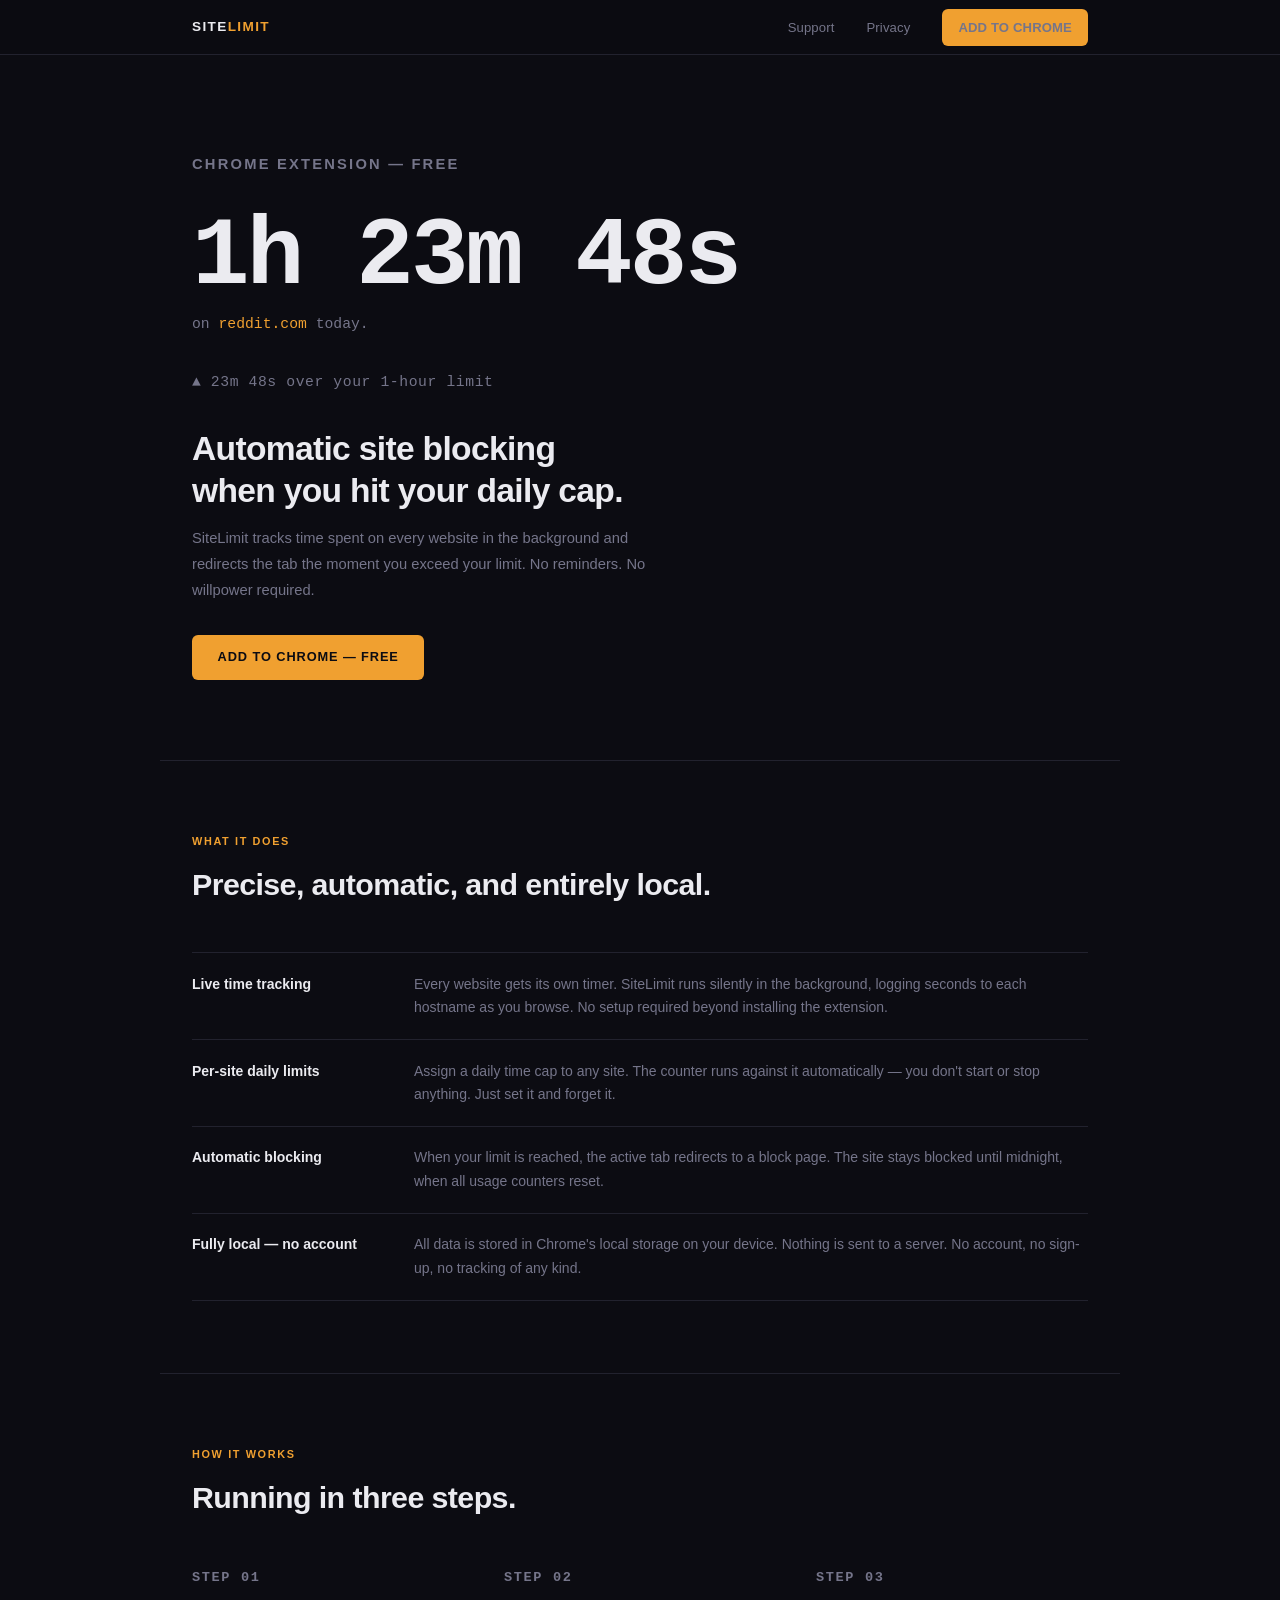
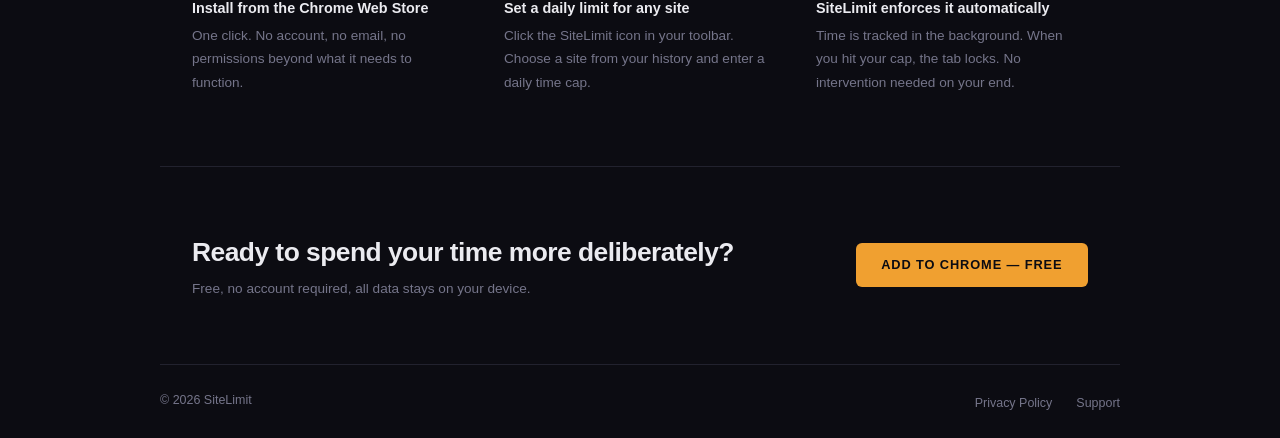
<file: index.html>
<!DOCTYPE html>
<html lang="en">
<head>
  <!-- Google tag (gtag.js) -->
  <script async src="https://www.googletagmanager.com/gtag/js?id=G-HWSR8ZWYNJ"></script>
  <script>
    window.dataLayer = window.dataLayer || [];
    function gtag(){dataLayer.push(arguments);}
    gtag('js', new Date());

    gtag('config', 'G-HWSR8ZWYNJ');
  </script>

  <meta charset="UTF-8">
  <meta name="viewport" content="width=device-width, initial-scale=1.0">
  <title>SiteLimit — Block distracting sites when you hit your daily limit</title>
  <meta name="description" content="SiteLimit tracks time spent on every website and automatically blocks the tab when you hit your daily cap. Free Chrome extension, no account required.">
  <link rel="canonical" href="https://sitelimit.io/">
  <link rel="icon" type="image/svg+xml" href="favicon.svg">
  <meta name="theme-color" content="#0c0c12">

  <meta property="og:type" content="website">
  <meta property="og:url" content="https://sitelimit.io/">
  <meta property="og:title" content="SiteLimit — Block distracting sites when you hit your daily limit">
  <meta property="og:description" content="SiteLimit tracks time spent on every website and automatically blocks the tab when you hit your daily cap. Free Chrome extension, no account required.">
  <meta property="og:image" content="https://sitelimit.io/og-image.png">
  <meta name="twitter:card" content="summary_large_image">
  <meta name="twitter:title" content="SiteLimit — Block distracting sites when you hit your daily limit">
  <meta name="twitter:description" content="SiteLimit tracks time spent on every website and automatically blocks the tab when you hit your daily cap. Free Chrome extension, no account required.">
  <meta name="twitter:image" content="https://sitelimit.io/og-image.png">

  <link rel="stylesheet" href="style.css">
  <script type="application/ld+json">
  {
    "@context": "https://schema.org",
    "@type": "SoftwareApplication",
    "name": "SiteLimit",
    "url": "https://sitelimit.io/",
    "applicationCategory": "BrowserApplication",
    "operatingSystem": "Chrome",
    "description": "SiteLimit tracks time spent on every website and automatically blocks the tab when you hit your daily cap.",
    "offers": {
      "@type": "Offer",
      "price": "0",
      "priceCurrency": "USD"
    }
  }
  </script>
</head>
<body>

<nav class="nav">
  <div class="nav-inner">
    <a href="index.html" class="logo">Site<em>Limit</em></a>
    <ul class="nav-links">
      <li><a href="support.html">Support</a></li>
      <li><a href="privacy.html">Privacy</a></li>
      <li>
        <a href="https://chromewebstore.google.com/detail/sitelimit/ddlhhhgihcceajdeeencdefdfmojmhie"
           class="btn" target="_blank" rel="noopener">Add to Chrome</a>
      </li>
    </ul>
  </div>
</nav>

<!-- HERO -->
<div class="hero">
  <p class="eyebrow">Chrome Extension &mdash; Free</p>

  <div id="counter" class="hero-counter">1h 24m 03s</div>
  <p class="hero-site">on <strong>reddit.com</strong> today.</p>
  <p class="hero-limit">&#x25B2; 24m over your 1-hour limit</p>

  <h1>Automatic site blocking when you hit your daily cap.</h1>
  <p>SiteLimit tracks time spent on every website in the background and redirects the tab the moment you exceed your limit. No reminders. No willpower required.</p>

  <a href="https://chromewebstore.google.com/detail/sitelimit/ddlhhhgihcceajdeeencdefdfmojmhie"
     class="btn btn-lg" target="_blank" rel="noopener">Add to Chrome &mdash; Free</a>
</div>

<!-- FEATURES -->
<div class="section">
  <p class="section-label">What it does</p>
  <h2>Precise, automatic, and entirely local.</h2>

  <div class="spec-row">
    <div class="spec-label">Live time tracking</div>
    <div class="spec-desc">Every website gets its own timer. SiteLimit runs silently in the background, logging seconds to each hostname as you browse. No setup required beyond installing the extension.</div>
  </div>
  <div class="spec-row">
    <div class="spec-label">Per-site daily limits</div>
    <div class="spec-desc">Assign a daily time cap to any site. The counter runs against it automatically — you don't start or stop anything. Just set it and forget it.</div>
  </div>
  <div class="spec-row">
    <div class="spec-label">Automatic blocking</div>
    <div class="spec-desc">When your limit is reached, the active tab redirects to a block page. The site stays blocked until midnight, when all usage counters reset.</div>
  </div>
  <div class="spec-row">
    <div class="spec-label">Fully local &mdash; no account</div>
    <div class="spec-desc">All data is stored in Chrome's local storage on your device. Nothing is sent to a server. No account, no sign-up, no tracking of any kind.</div>
  </div>
</div>

<!-- HOW IT WORKS -->
<div class="section">
  <p class="section-label">How it works</p>
  <h2>Running in three steps.</h2>

  <div class="steps">
    <div class="step-item">
      <p class="step-n">STEP 01</p>
      <h3>Install from the Chrome Web Store</h3>
      <p>One click. No account, no email, no permissions beyond what it needs to function.</p>
    </div>
    <div class="step-item">
      <p class="step-n">STEP 02</p>
      <h3>Set a daily limit for any site</h3>
      <p>Click the SiteLimit icon in your toolbar. Choose a site from your history and enter a daily time cap.</p>
    </div>
    <div class="step-item">
      <p class="step-n">STEP 03</p>
      <h3>SiteLimit enforces it automatically</h3>
      <p>Time is tracked in the background. When you hit your cap, the tab locks. No intervention needed on your end.</p>
    </div>
  </div>
</div>

<!-- CTA -->
<div class="cta-strip">
  <div>
    <h2>Ready to spend your time more deliberately?</h2>
    <p>Free, no account required, all data stays on your device.</p>
  </div>
  <a href="https://chromewebstore.google.com/detail/sitelimit/ddlhhhgihcceajdeeencdefdfmojmhie"
     class="btn btn-lg" target="_blank" rel="noopener">Add to Chrome &mdash; Free</a>
</div>

<footer>
  <div class="footer-inner">
    <p>&copy; 2026 SiteLimit</p>
    <ul class="footer-links">
      <li><a href="privacy.html">Privacy Policy</a></li>
      <li><a href="support.html">Support</a></li>
    </ul>
  </div>
</footer>

<script>
  // Hero counter — starts at 1h 23m 47s (past a hypothetical 1-hour limit)
  // and counts up in real time, making the extension's value proposition visceral.
  let elapsed = 5027;
  function fmt(n) {
    const h = Math.floor(n / 3600);
    const m = Math.floor((n % 3600) / 60);
    const s = n % 60;
    return h + 'h ' + String(m).padStart(2, '0') + 'm ' + String(s).padStart(2, '0') + 's';
  }
  const el = document.getElementById('counter');
  el.textContent = fmt(elapsed);
  setInterval(function () {
    elapsed++;
    el.textContent = fmt(elapsed);
    const over = elapsed - 3600;
    const limitLine = document.querySelector('.hero-limit');
    if (over > 0) {
      const om = Math.floor(over / 60);
      const os = over % 60;
      limitLine.textContent = '▲ ' + (om > 0 ? om + 'm ' : '') + os + 's over your 1-hour limit';
    }
  }, 1000);
</script>

</body>
</html>
</file>
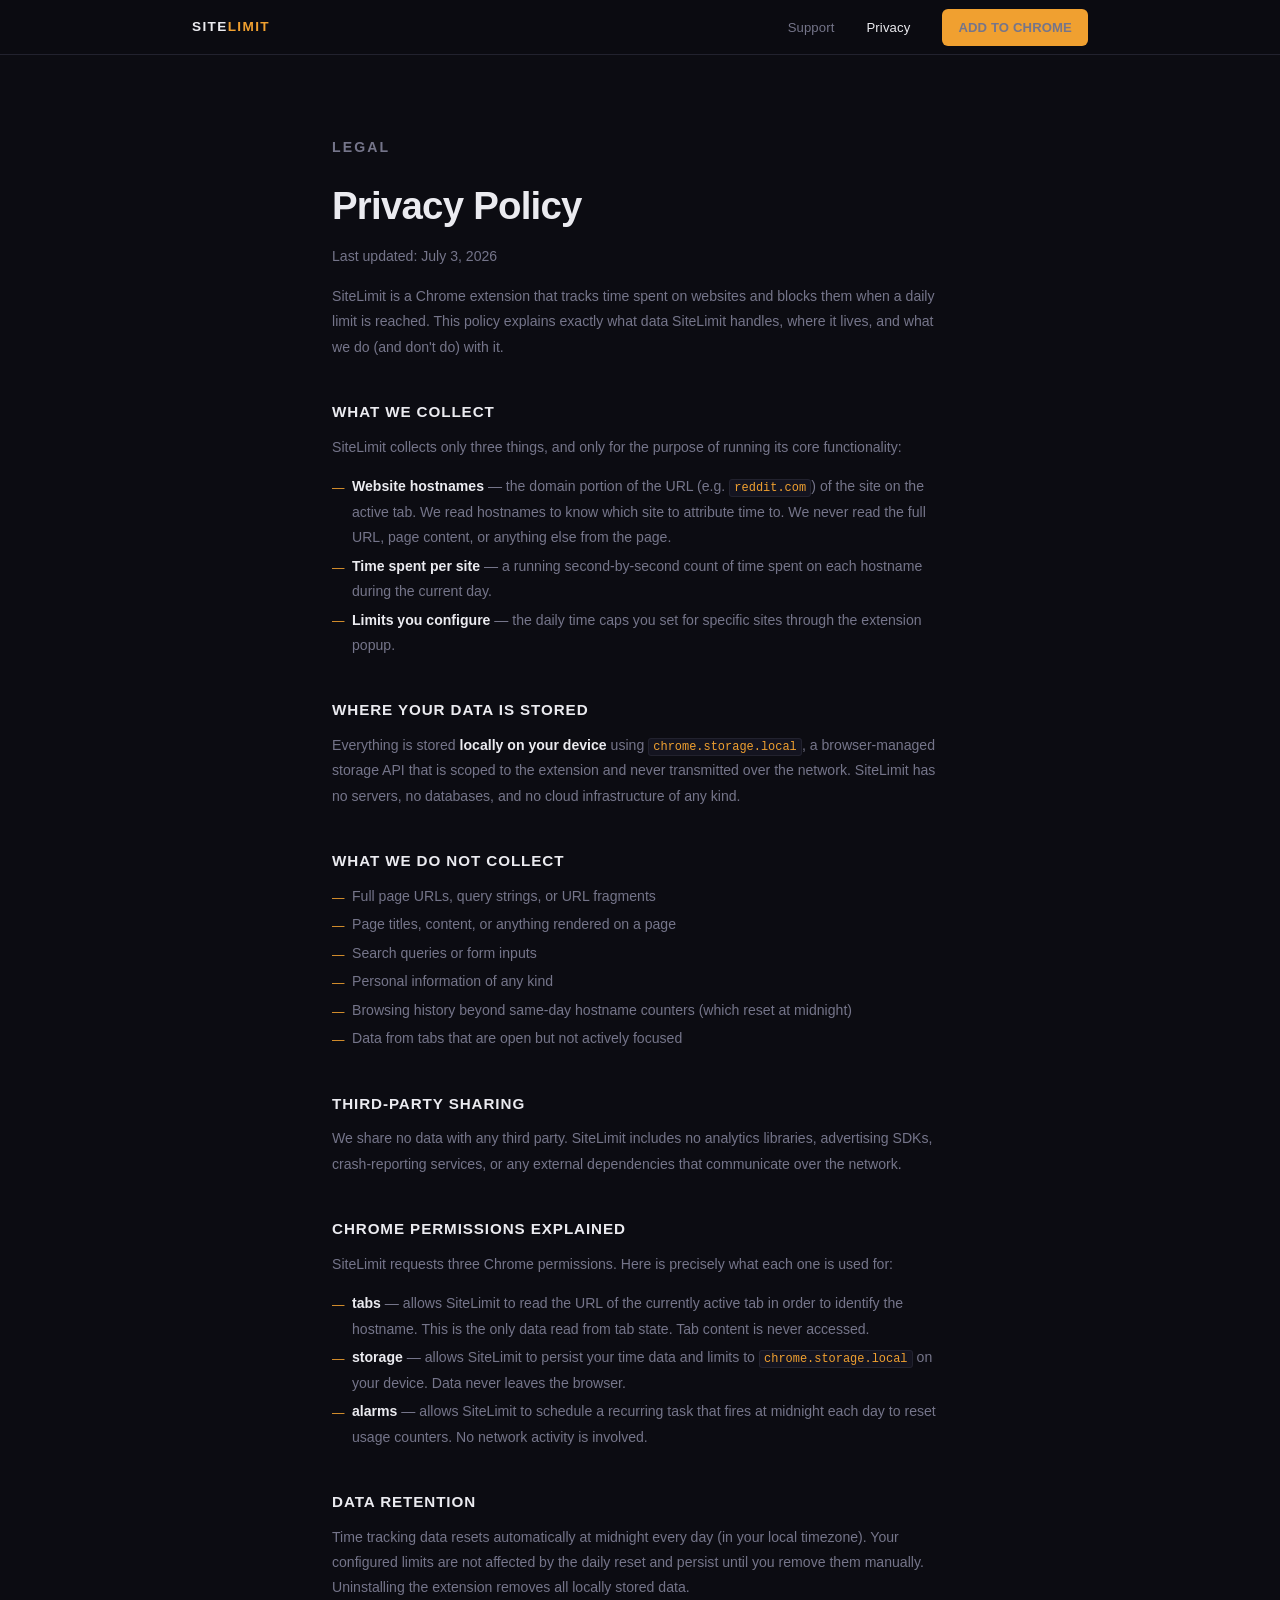
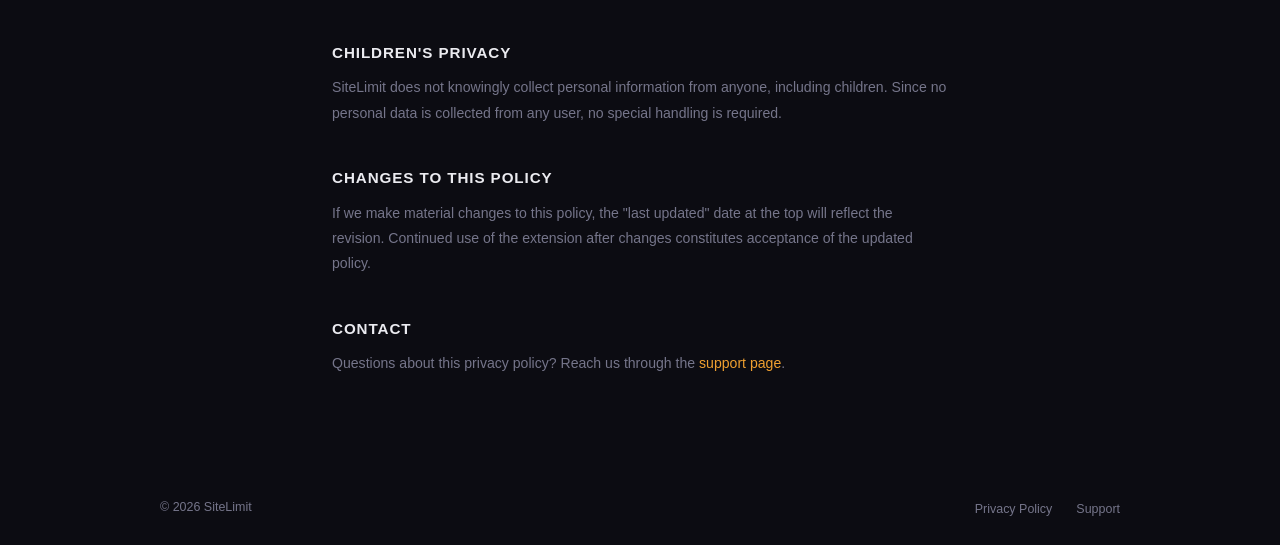
<file: privacy.html>
<!DOCTYPE html>
<html lang="en">
<head>
  <!-- Google tag (gtag.js) -->
  <script async src="https://www.googletagmanager.com/gtag/js?id=G-HWSR8ZWYNJ"></script>
  <script>
    window.dataLayer = window.dataLayer || [];
    function gtag(){dataLayer.push(arguments);}
    gtag('js', new Date());

    gtag('config', 'G-HWSR8ZWYNJ');
  </script>

  <meta charset="UTF-8">
  <meta name="viewport" content="width=device-width, initial-scale=1.0">
  <title>Privacy Policy — SiteLimit</title>
  <meta name="description" content="SiteLimit's privacy policy. All data stays on your device — no servers, no accounts, no third parties.">
  <link rel="canonical" href="https://sitelimit.io/privacy.html">
  <link rel="icon" type="image/svg+xml" href="favicon.svg">
  <meta name="theme-color" content="#0c0c12">

  <meta property="og:type" content="website">
  <meta property="og:url" content="https://sitelimit.io/privacy.html">
  <meta property="og:title" content="Privacy Policy — SiteLimit">
  <meta property="og:description" content="SiteLimit's privacy policy. All data stays on your device — no servers, no accounts, no third parties.">
  <meta property="og:image" content="https://sitelimit.io/og-image.png">
  <meta name="twitter:card" content="summary_large_image">
  <meta name="twitter:title" content="Privacy Policy — SiteLimit">
  <meta name="twitter:description" content="SiteLimit's privacy policy. All data stays on your device — no servers, no accounts, no third parties.">
  <meta name="twitter:image" content="https://sitelimit.io/og-image.png">

  <link rel="stylesheet" href="style.css">
</head>
<body>

<nav class="nav">
  <div class="nav-inner">
    <a href="index.html" class="logo">Site<em>Limit</em></a>
    <ul class="nav-links">
      <li><a href="support.html">Support</a></li>
      <li><a href="privacy.html" aria-current="true">Privacy</a></li>
      <li>
        <a href="https://chromewebstore.google.com/detail/sitelimit/ddlhhhgihcceajdeeencdefdfmojmhie"
           class="btn" target="_blank" rel="noopener">Add to Chrome</a>
      </li>
    </ul>
  </div>
</nav>

<div class="prose-wrap">
  <p class="section-label">Legal</p>
  <h1>Privacy Policy</h1>
  <p class="prose-date">Last updated: July 3, 2026</p>

  <p>SiteLimit is a Chrome extension that tracks time spent on websites and blocks them when a daily limit is reached. This policy explains exactly what data SiteLimit handles, where it lives, and what we do (and don't do) with it.</p>

  <h2>What we collect</h2>
  <p>SiteLimit collects only three things, and only for the purpose of running its core functionality:</p>
  <ul>
    <li><strong>Website hostnames</strong> &mdash; the domain portion of the URL (e.g. <code>reddit.com</code>) of the site on the active tab. We read hostnames to know which site to attribute time to. We never read the full URL, page content, or anything else from the page.</li>
    <li><strong>Time spent per site</strong> &mdash; a running second-by-second count of time spent on each hostname during the current day.</li>
    <li><strong>Limits you configure</strong> &mdash; the daily time caps you set for specific sites through the extension popup.</li>
  </ul>

  <h2>Where your data is stored</h2>
  <p>Everything is stored <strong>locally on your device</strong> using <code>chrome.storage.local</code>, a browser-managed storage API that is scoped to the extension and never transmitted over the network. SiteLimit has no servers, no databases, and no cloud infrastructure of any kind.</p>

  <h2>What we do not collect</h2>
  <ul>
    <li>Full page URLs, query strings, or URL fragments</li>
    <li>Page titles, content, or anything rendered on a page</li>
    <li>Search queries or form inputs</li>
    <li>Personal information of any kind</li>
    <li>Browsing history beyond same-day hostname counters (which reset at midnight)</li>
    <li>Data from tabs that are open but not actively focused</li>
  </ul>

  <h2>Third-party sharing</h2>
  <p>We share no data with any third party. SiteLimit includes no analytics libraries, advertising SDKs, crash-reporting services, or any external dependencies that communicate over the network.</p>

  <h2>Chrome permissions explained</h2>
  <p>SiteLimit requests three Chrome permissions. Here is precisely what each one is used for:</p>
  <ul>
    <li><strong>tabs</strong> &mdash; allows SiteLimit to read the URL of the currently active tab in order to identify the hostname. This is the only data read from tab state. Tab content is never accessed.</li>
    <li><strong>storage</strong> &mdash; allows SiteLimit to persist your time data and limits to <code>chrome.storage.local</code> on your device. Data never leaves the browser.</li>
    <li><strong>alarms</strong> &mdash; allows SiteLimit to schedule a recurring task that fires at midnight each day to reset usage counters. No network activity is involved.</li>
  </ul>

  <h2>Data retention</h2>
  <p>Time tracking data resets automatically at midnight every day (in your local timezone). Your configured limits are not affected by the daily reset and persist until you remove them manually. Uninstalling the extension removes all locally stored data.</p>

  <h2>Children's privacy</h2>
  <p>SiteLimit does not knowingly collect personal information from anyone, including children. Since no personal data is collected from any user, no special handling is required.</p>

  <h2>Changes to this policy</h2>
  <p>If we make material changes to this policy, the "last updated" date at the top will reflect the revision. Continued use of the extension after changes constitutes acceptance of the updated policy.</p>

  <h2>Contact</h2>
  <p>Questions about this privacy policy? Reach us through the <a href="support.html">support page</a>.</p>
</div>

<footer>
  <div class="footer-inner">
    <p>&copy; 2026 SiteLimit</p>
    <ul class="footer-links">
      <li><a href="privacy.html">Privacy Policy</a></li>
      <li><a href="support.html">Support</a></li>
    </ul>
  </div>
</footer>

</body>
</html>
</file>
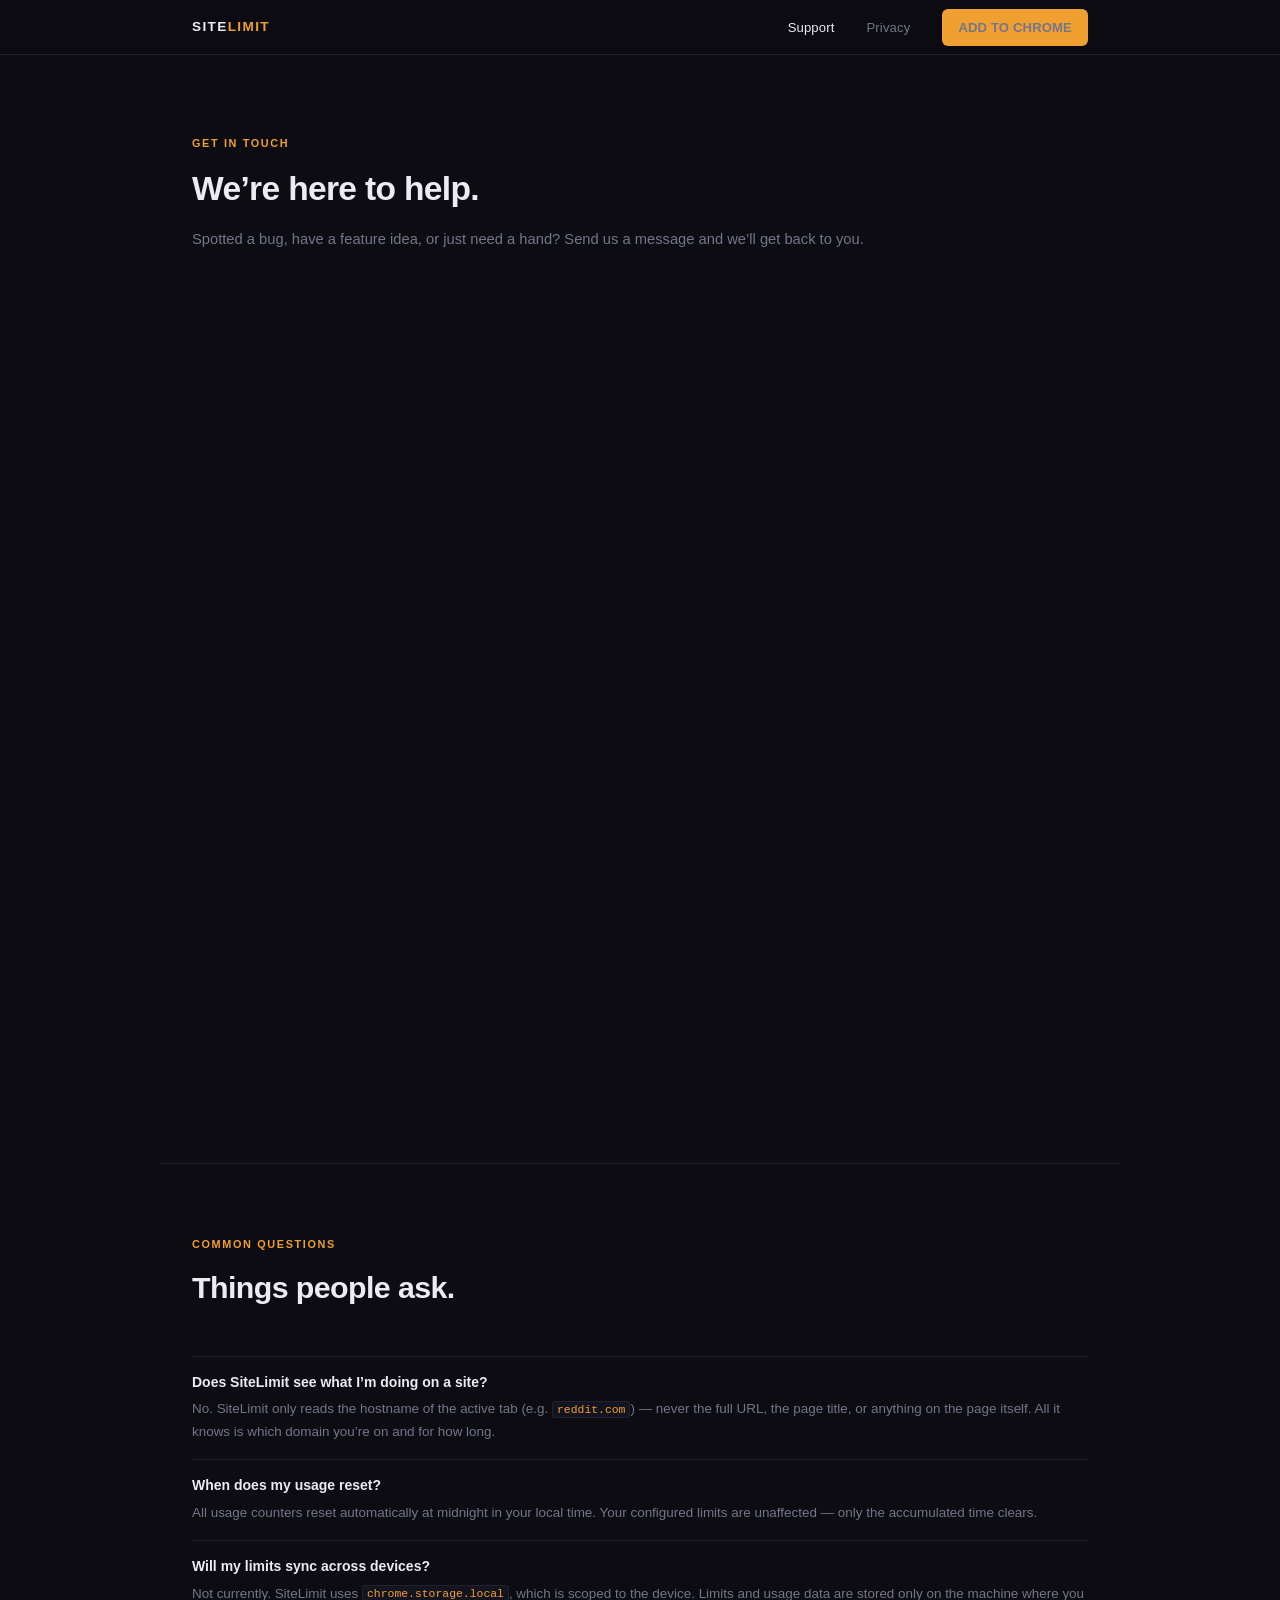
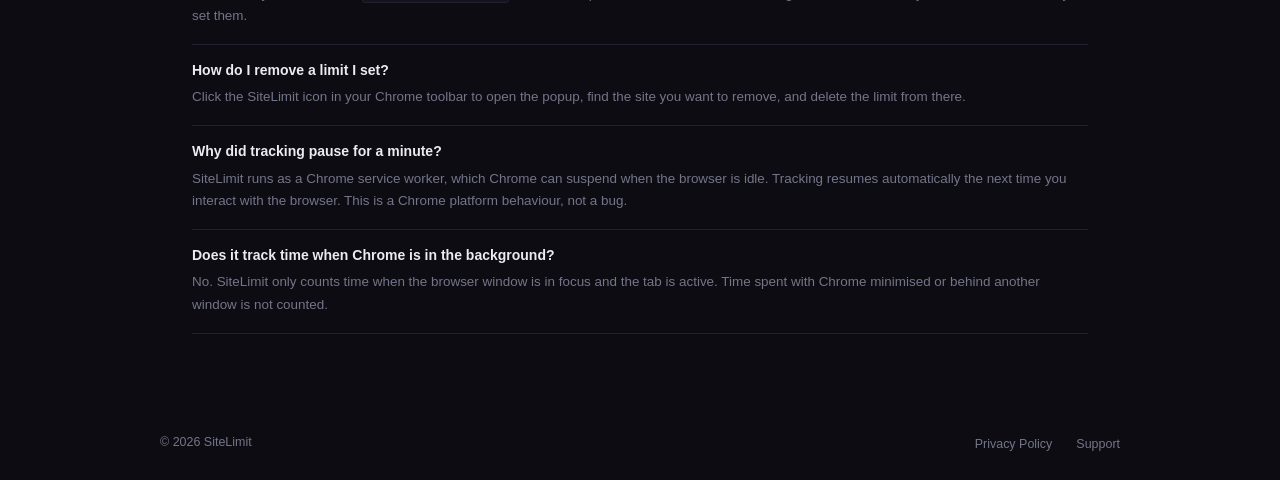
<file: support.html>
<!DOCTYPE html>
<html lang="en">
<head>
  <!-- Google tag (gtag.js) -->
  <script async src="https://www.googletagmanager.com/gtag/js?id=G-HWSR8ZWYNJ"></script>
  <script>
    window.dataLayer = window.dataLayer || [];
    function gtag(){dataLayer.push(arguments);}
    gtag('js', new Date());

    gtag('config', 'G-HWSR8ZWYNJ');
  </script>

  <meta charset="UTF-8">
  <meta name="viewport" content="width=device-width, initial-scale=1.0">
  <title>Support — SiteLimit</title>
  <meta name="description" content="Get help with SiteLimit. Report a bug, request a feature, or ask a question.">
  <link rel="canonical" href="https://sitelimit.io/support.html">
  <link rel="icon" type="image/svg+xml" href="favicon.svg">
  <meta name="theme-color" content="#0c0c12">

  <meta property="og:type" content="website">
  <meta property="og:url" content="https://sitelimit.io/support.html">
  <meta property="og:title" content="Support — SiteLimit">
  <meta property="og:description" content="Get help with SiteLimit. Report a bug, request a feature, or ask a question.">
  <meta property="og:image" content="https://sitelimit.io/og-image.png">
  <meta name="twitter:card" content="summary_large_image">
  <meta name="twitter:title" content="Support — SiteLimit">
  <meta name="twitter:description" content="Get help with SiteLimit. Report a bug, request a feature, or ask a question.">
  <meta name="twitter:image" content="https://sitelimit.io/og-image.png">

  <link rel="stylesheet" href="style.css">
</head>
<body>

<nav class="nav">
  <div class="nav-inner">
    <a href="index.html" class="logo">Site<em>Limit</em></a>
    <ul class="nav-links">
      <li><a href="support.html" aria-current="true">Support</a></li>
      <li><a href="privacy.html">Privacy</a></li>
      <li>
        <a href="https://chromewebstore.google.com/detail/sitelimit/ddlhhhgihcceajdeeencdefdfmojmhie"
           class="btn" target="_blank" rel="noopener">Add to Chrome</a>
      </li>
    </ul>
  </div>
</nav>

<!-- CONTACT FORM -->
<div class="section" style="border-top: none; padding-top: 5rem;">
  <p class="section-label">Get in touch</p>
  <h1 style="font-size: clamp(1.5rem, 3.5vw, 2.1rem); font-weight: 700; letter-spacing: -0.02em; margin-bottom: 0.75rem;">We&rsquo;re here to help.</h1>
  <p style="color: var(--dim); font-size: 0.92rem; margin-bottom: 2rem;">Spotted a bug, have a feature idea, or just need a hand? Send us a message and we&rsquo;ll get back to you.</p>

  <iframe src="https://docs.google.com/forms/d/e/1FAIpQLSdHcsly63kH9ZNKIAb9KY1fKXUj-_w_91SGssdz65ei0eRauw/viewform?embedded=true"
          width="100%" height="800" frameborder="0" marginheight="0" marginwidth="0" loading="lazy"
          style="border:none;">Loading&hellip;</iframe>
</div>

<!-- FAQ -->
<div class="section">
  <p class="section-label">Common questions</p>
  <h2>Things people ask.</h2>

  <div class="faq-item">
    <h3>Does SiteLimit see what I&rsquo;m doing on a site?</h3>
    <p>No. SiteLimit only reads the hostname of the active tab (e.g. <code>reddit.com</code>) — never the full URL, the page title, or anything on the page itself. All it knows is which domain you&rsquo;re on and for how long.</p>
  </div>

  <div class="faq-item">
    <h3>When does my usage reset?</h3>
    <p>All usage counters reset automatically at midnight in your local time. Your configured limits are unaffected — only the accumulated time clears.</p>
  </div>

  <div class="faq-item">
    <h3>Will my limits sync across devices?</h3>
    <p>Not currently. SiteLimit uses <code>chrome.storage.local</code>, which is scoped to the device. Limits and usage data are stored only on the machine where you set them.</p>
  </div>

  <div class="faq-item">
    <h3>How do I remove a limit I set?</h3>
    <p>Click the SiteLimit icon in your Chrome toolbar to open the popup, find the site you want to remove, and delete the limit from there.</p>
  </div>

  <div class="faq-item">
    <h3>Why did tracking pause for a minute?</h3>
    <p>SiteLimit runs as a Chrome service worker, which Chrome can suspend when the browser is idle. Tracking resumes automatically the next time you interact with the browser. This is a Chrome platform behaviour, not a bug.</p>
  </div>

  <div class="faq-item">
    <h3>Does it track time when Chrome is in the background?</h3>
    <p>No. SiteLimit only counts time when the browser window is in focus and the tab is active. Time spent with Chrome minimised or behind another window is not counted.</p>
  </div>
</div>

<footer>
  <div class="footer-inner">
    <p>&copy; 2026 SiteLimit</p>
    <ul class="footer-links">
      <li><a href="privacy.html">Privacy Policy</a></li>
      <li><a href="support.html">Support</a></li>
    </ul>
  </div>
</footer>


</body>
</html>
</file>
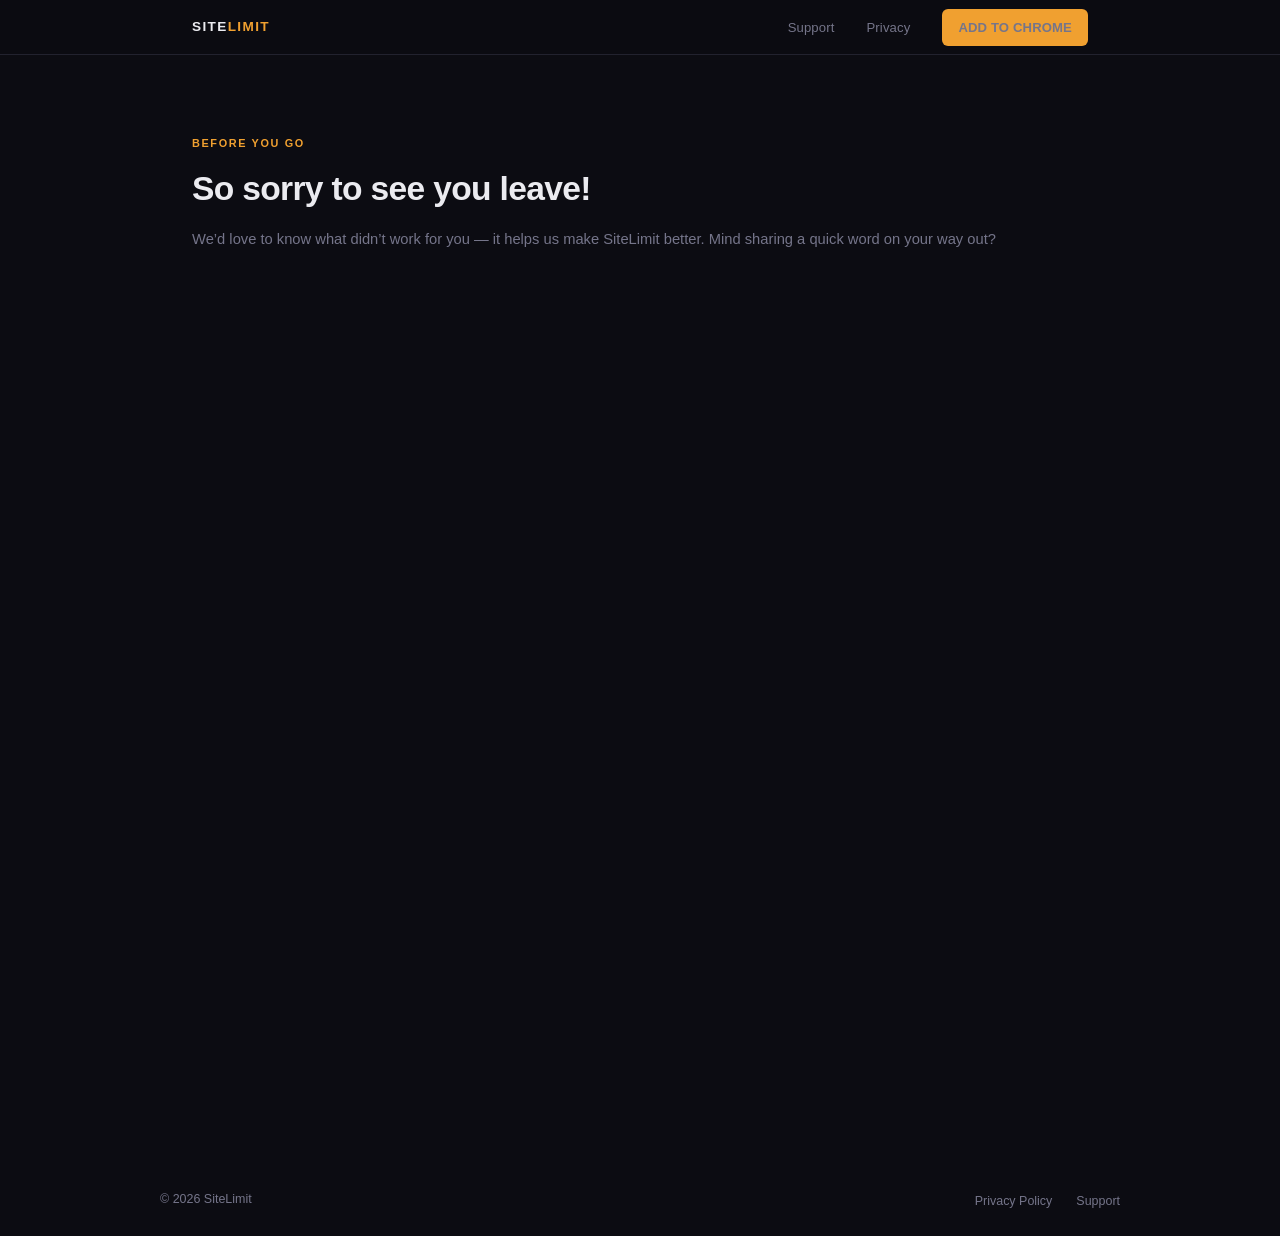
<file: uninstall.html>
<!DOCTYPE html>
<html lang="en">
<head>
  <!-- Google tag (gtag.js) -->
  <script async src="https://www.googletagmanager.com/gtag/js?id=G-HWSR8ZWYNJ"></script>
  <script>
    window.dataLayer = window.dataLayer || [];
    function gtag(){dataLayer.push(arguments);}
    gtag('js', new Date());

    gtag('config', 'G-HWSR8ZWYNJ');
  </script>

  <meta charset="UTF-8">
  <meta name="viewport" content="width=device-width, initial-scale=1.0">
  <title>Sorry to see you go — SiteLimit</title>
  <meta name="description" content="Tell us why you uninstalled SiteLimit.">
  <link rel="canonical" href="https://sitelimit.io/uninstall.html">
  <link rel="icon" type="image/svg+xml" href="favicon.svg">
  <meta name="theme-color" content="#0c0c12">
  <meta name="robots" content="noindex, nofollow">

  <link rel="stylesheet" href="style.css">
</head>
<body>

<nav class="nav">
  <div class="nav-inner">
    <a href="index.html" class="logo">Site<em>Limit</em></a>
    <ul class="nav-links">
      <li><a href="support.html">Support</a></li>
      <li><a href="privacy.html">Privacy</a></li>
      <li>
        <a href="https://chromewebstore.google.com/detail/sitelimit/ddlhhhgihcceajdeeencdefdfmojmhie"
           class="btn" target="_blank" rel="noopener">Add to Chrome</a>
      </li>
    </ul>
  </div>
</nav>

<!-- UNINSTALL FEEDBACK -->
<div class="section" style="border-top: none; padding-top: 5rem;">
  <p class="section-label">Before you go</p>
  <h1 style="font-size: clamp(1.5rem, 3.5vw, 2.1rem); font-weight: 700; letter-spacing: -0.02em; margin-bottom: 0.75rem;">So sorry to see you leave!</h1>
  <p style="color: var(--dim); font-size: 0.92rem; margin-bottom: 2rem;">We&rsquo;d love to know what didn&rsquo;t work for you &mdash; it helps us make SiteLimit better. Mind sharing a quick word on your way out?</p>

  <iframe src="https://docs.google.com/forms/d/e/1FAIpQLSdHcsly63kH9ZNKIAb9KY1fKXUj-_w_91SGssdz65ei0eRauw/viewform?embedded=true"
          width="100%" height="800" frameborder="0" marginheight="0" marginwidth="0" loading="lazy"
          style="border:none;">Loading&hellip;</iframe>
</div>

<footer>
  <div class="footer-inner">
    <p>&copy; 2026 SiteLimit</p>
    <ul class="footer-links">
      <li><a href="privacy.html">Privacy Policy</a></li>
      <li><a href="support.html">Support</a></li>
    </ul>
  </div>
</footer>


</body>
</html>
</file>
<file: style.css>
*, *::before, *::after { box-sizing: border-box; margin: 0; padding: 0; }

:root {
  --ink:      #0c0c12;
  --raise:    #141420;
  --line:     #22222e;
  --text:     #ebebf0;
  --dim:      #75758a;
  --amber:    #f0a030;
  --amber-dk: #c07f20;
  --red:      #e05050;
  --r:        6px;
  --w:        960px;
}

html { scroll-behavior: smooth; }

body {
  font-family: -apple-system, BlinkMacSystemFont, 'Segoe UI', Helvetica, Arial, sans-serif;
  background: var(--ink);
  color: var(--text);
  line-height: 1.6;
  -webkit-font-smoothing: antialiased;
}

a { color: inherit; text-decoration: none; }
a:focus-visible { outline: 2px solid var(--amber); outline-offset: 3px; border-radius: 2px; }

code {
  font-family: 'SF Mono', 'Fira Code', Consolas, 'Courier New', monospace;
  font-size: 0.85em;
  background: var(--raise);
  border: 1px solid var(--line);
  border-radius: 3px;
  padding: 0.1em 0.35em;
  color: var(--amber);
}

/* ── NAV ─────────────────────────────────── */
.nav {
  position: sticky;
  top: 0;
  z-index: 100;
  background: rgba(12, 12, 18, 0.88);
  backdrop-filter: blur(14px);
  -webkit-backdrop-filter: blur(14px);
  border-bottom: 1px solid var(--line);
}

.nav-inner {
  max-width: var(--w);
  margin: 0 auto;
  padding: 0 2rem;
  height: 54px;
  display: flex;
  align-items: center;
  justify-content: space-between;
}

.logo {
  font-size: 0.85rem;
  font-weight: 700;
  letter-spacing: 0.1em;
  text-transform: uppercase;
  color: var(--text);
}

.logo em {
  font-style: normal;
  color: var(--amber);
}

.nav-links {
  display: flex;
  align-items: center;
  gap: 2rem;
  list-style: none;
}

.nav-links a {
  font-size: 0.82rem;
  color: var(--dim);
  transition: color 0.15s;
  letter-spacing: 0.01em;
}

.nav-links a:hover,
.nav-links a[aria-current] { color: var(--text); }

/* ── BUTTONS ─────────────────────────────── */
.btn {
  display: inline-flex;
  align-items: center;
  gap: 0.4rem;
  padding: 0.5rem 1rem;
  background: var(--amber);
  color: var(--ink);
  font-size: 0.75rem;
  font-weight: 700;
  letter-spacing: 0.07em;
  text-transform: uppercase;
  border-radius: var(--r);
  border: none;
  cursor: pointer;
  transition: background 0.15s;
  font-family: inherit;
}

.btn:hover { background: var(--amber-dk); color: var(--ink); }

.btn-lg {
  padding: 0.75rem 1.6rem;
  font-size: 0.8rem;
}

/* ── HERO ────────────────────────────────── */
.hero {
  padding: 6rem 2rem 5rem;
  max-width: var(--w);
  margin: 0 auto;
}

.eyebrow {
  display: inline-block;
  font-size: 0.68rem;
  font-weight: 600;
  letter-spacing: 0.15em;
  text-transform: uppercase;
  color: var(--amber);
  margin-bottom: 2rem;
}

.hero-counter {
  font-family: 'SF Mono', 'Fira Code', 'Cascadia Code', Consolas, monospace;
  font-size: clamp(2.75rem, 9vw, 6rem);
  font-weight: 700;
  letter-spacing: -0.03em;
  line-height: 1;
  font-variant-numeric: tabular-nums;
  color: var(--text);
  margin-bottom: 0.4rem;
}

.hero-site {
  font-family: 'SF Mono', 'Fira Code', Consolas, monospace;
  font-size: 0.9rem;
  color: var(--dim);
  margin-bottom: 0.5rem;
  font-variant-numeric: tabular-nums;
}

.hero-site strong { color: var(--amber); font-weight: 500; }

.hero-limit {
  font-size: 0.78rem;
  color: var(--red);
  letter-spacing: 0.04em;
  margin-bottom: 2.5rem;
  font-family: 'SF Mono', Consolas, monospace;
}

.hero h1 {
  font-size: clamp(1.5rem, 3.5vw, 2.1rem);
  font-weight: 700;
  line-height: 1.25;
  letter-spacing: -0.02em;
  text-wrap: balance;
  margin-bottom: 0.9rem;
  max-width: 500px;
}

.hero p {
  color: var(--dim);
  font-size: 0.92rem;
  max-width: 460px;
  margin-bottom: 2rem;
  line-height: 1.75;
}

/* ── SECTION ─────────────────────────────── */
.section {
  border-top: 1px solid var(--line);
  padding: 4.5rem 2rem;
  max-width: var(--w);
  margin: 0 auto;
}

.section-label {
  font-size: 0.68rem;
  font-weight: 600;
  letter-spacing: 0.15em;
  text-transform: uppercase;
  color: var(--amber);
  margin-bottom: 0.6rem;
}

.section h2 {
  font-size: clamp(1.3rem, 3vw, 1.9rem);
  font-weight: 700;
  letter-spacing: -0.02em;
  text-wrap: balance;
  margin-bottom: 2.75rem;
}

/* ── SPEC SHEET (features) ───────────────── */
.spec-row {
  display: grid;
  grid-template-columns: 190px 1fr;
  gap: 2rem;
  padding: 1.2rem 0;
  border-top: 1px solid var(--line);
  align-items: start;
}

.spec-row:last-child { border-bottom: 1px solid var(--line); }

.spec-label {
  font-size: 0.875rem;
  font-weight: 600;
  color: var(--text);
}

.spec-desc {
  font-size: 0.875rem;
  color: var(--dim);
  line-height: 1.7;
}

/* ── HOW IT WORKS ────────────────────────── */
.steps {
  display: grid;
  grid-template-columns: repeat(3, 1fr);
  gap: 2.5rem;
}

.step-n {
  font-family: 'SF Mono', Consolas, monospace;
  font-size: 0.68rem;
  font-weight: 600;
  letter-spacing: 0.12em;
  color: var(--amber);
  margin-bottom: 0.6rem;
  font-variant-numeric: tabular-nums;
}

.step-item h3 {
  font-size: 0.9rem;
  font-weight: 600;
  margin-bottom: 0.4rem;
  line-height: 1.35;
}

.step-item p {
  font-size: 0.85rem;
  color: var(--dim);
  line-height: 1.7;
}

/* ── CTA STRIP ───────────────────────────── */
.cta-strip {
  border-top: 1px solid var(--line);
  border-bottom: 1px solid var(--line);
  padding: 4rem 2rem;
  max-width: var(--w);
  margin: 0 auto;
  display: flex;
  align-items: center;
  justify-content: space-between;
  gap: 2rem;
  flex-wrap: wrap;
}

.cta-strip h2 {
  font-size: clamp(1.2rem, 3vw, 1.65rem);
  font-weight: 700;
  letter-spacing: -0.02em;
  text-wrap: balance;
}

.cta-strip p {
  color: var(--dim);
  font-size: 0.85rem;
  margin-top: 0.3rem;
}

/* ── FOOTER ──────────────────────────────── */
footer {
  padding: 1.5rem 2rem;
}

.footer-inner {
  max-width: var(--w);
  margin: 0 auto;
  display: flex;
  align-items: center;
  justify-content: space-between;
  flex-wrap: wrap;
  gap: 1rem;
}

.footer-inner p {
  font-size: 0.78rem;
  color: var(--dim);
}

.footer-links {
  display: flex;
  gap: 1.5rem;
  list-style: none;
}

.footer-links a {
  font-size: 0.78rem;
  color: var(--dim);
  transition: color 0.15s;
}

.footer-links a:hover { color: var(--text); }

/* ── PROSE (privacy) ─────────────────────── */
.prose-wrap {
  max-width: 680px;
  margin: 0 auto;
  padding: 5rem 2rem;
}

.prose-wrap h1 {
  font-size: clamp(1.75rem, 4vw, 2.4rem);
  font-weight: 700;
  letter-spacing: -0.02em;
  text-wrap: balance;
  margin-bottom: 0.5rem;
}

.prose-date {
  font-size: 0.78rem;
  color: var(--dim);
  margin-bottom: 3rem;
  font-variant-numeric: tabular-nums;
}

.prose-wrap h2 {
  font-size: 0.95rem;
  font-weight: 600;
  margin-top: 2.5rem;
  margin-bottom: 0.65rem;
  text-transform: uppercase;
  letter-spacing: 0.06em;
  color: var(--text);
}

.prose-wrap p {
  font-size: 0.88rem;
  color: var(--dim);
  line-height: 1.8;
  margin-bottom: 0.9rem;
}

.prose-wrap ul {
  list-style: none;
  padding: 0;
  margin-bottom: 0.9rem;
}

.prose-wrap ul li {
  font-size: 0.88rem;
  color: var(--dim);
  line-height: 1.8;
  padding-left: 1.25rem;
  position: relative;
  margin-bottom: 0.2rem;
}

.prose-wrap ul li::before {
  content: '—';
  position: absolute;
  left: 0;
  color: var(--amber);
  font-size: 0.78rem;
  top: 0.18rem;
}

.prose-wrap strong { color: var(--text); font-weight: 600; }

.prose-wrap a { color: var(--amber); }
.prose-wrap a:hover { text-decoration: underline; }

/* ── SUPPORT ──────────────────────────────── */
.support-grid {
  display: grid;
  grid-template-columns: 1fr 1fr;
  gap: 5rem;
  align-items: start;
}

.form-col h1 {
  font-size: clamp(1.6rem, 4vw, 2.2rem);
  font-weight: 700;
  letter-spacing: -0.02em;
  text-wrap: balance;
  margin-top: 0.5rem;
  margin-bottom: 0.75rem;
}

.form-col > p {
  font-size: 0.88rem;
  color: var(--dim);
  line-height: 1.75;
  margin-bottom: 2rem;
}

.field { margin-bottom: 1rem; }

label {
  display: block;
  font-size: 0.7rem;
  font-weight: 600;
  letter-spacing: 0.1em;
  text-transform: uppercase;
  color: var(--dim);
  margin-bottom: 0.4rem;
}

input, select, textarea {
  width: 100%;
  background: var(--raise);
  border: 1px solid var(--line);
  border-radius: var(--r);
  padding: 0.6rem 0.85rem;
  color: var(--text);
  font-size: 0.88rem;
  font-family: inherit;
  line-height: 1.5;
  transition: border-color 0.15s;
  -webkit-appearance: none;
  appearance: none;
}

input:focus, select:focus, textarea:focus {
  outline: none;
  border-color: var(--amber);
}

input::placeholder, textarea::placeholder {
  color: var(--dim);
  opacity: 0.55;
}

textarea { resize: vertical; min-height: 110px; }

select {
  background-image: url("data:image/svg+xml,%3Csvg xmlns='http://www.w3.org/2000/svg' width='11' height='7' viewBox='0 0 11 7' fill='none'%3E%3Cpath d='M1 1l4.5 4.5L10 1' stroke='%2375758a' stroke-width='1.5' stroke-linecap='round' stroke-linejoin='round'/%3E%3C/svg%3E");
  background-repeat: no-repeat;
  background-position: right 0.85rem center;
  padding-right: 2.25rem;
  cursor: pointer;
}

select option { background: var(--raise); }

.submit-btn {
  width: 100%;
  justify-content: center;
  margin-top: 0.5rem;
}

/* ── FAQ ──────────────────────────────────── */
.faq-col h2 {
  font-size: 1.05rem;
  font-weight: 700;
  letter-spacing: -0.01em;
  margin-top: 0.5rem;
  margin-bottom: 2rem;
}

.faq-item {
  border-top: 1px solid var(--line);
  padding: 1rem 0;
}

.faq-item:last-child { border-bottom: 1px solid var(--line); }

.faq-item h3 {
  font-size: 0.875rem;
  font-weight: 600;
  margin-bottom: 0.35rem;
  line-height: 1.4;
}

.faq-item p {
  font-size: 0.84rem;
  color: var(--dim);
  line-height: 1.7;
}

/* ── RESPONSIVE ───────────────────────────── */
@media (max-width: 680px) {
  .nav-links li:not(:last-child) { display: none; }
  .hero { padding: 4rem 1.25rem 3rem; }
  .section { padding: 3rem 1.25rem; }
  .spec-row { grid-template-columns: 1fr; gap: 0.35rem; }
  .steps { grid-template-columns: 1fr; gap: 1.5rem; }
  .cta-strip { padding: 3rem 1.25rem; flex-direction: column; align-items: flex-start; }
  .support-grid { grid-template-columns: 1fr; gap: 3rem; }
  .prose-wrap { padding: 3rem 1.25rem; }
  footer { padding: 1.25rem; }
}

@media (prefers-reduced-motion: reduce) {
  *, *::before, *::after { transition: none !important; animation: none !important; }
}
</file>
